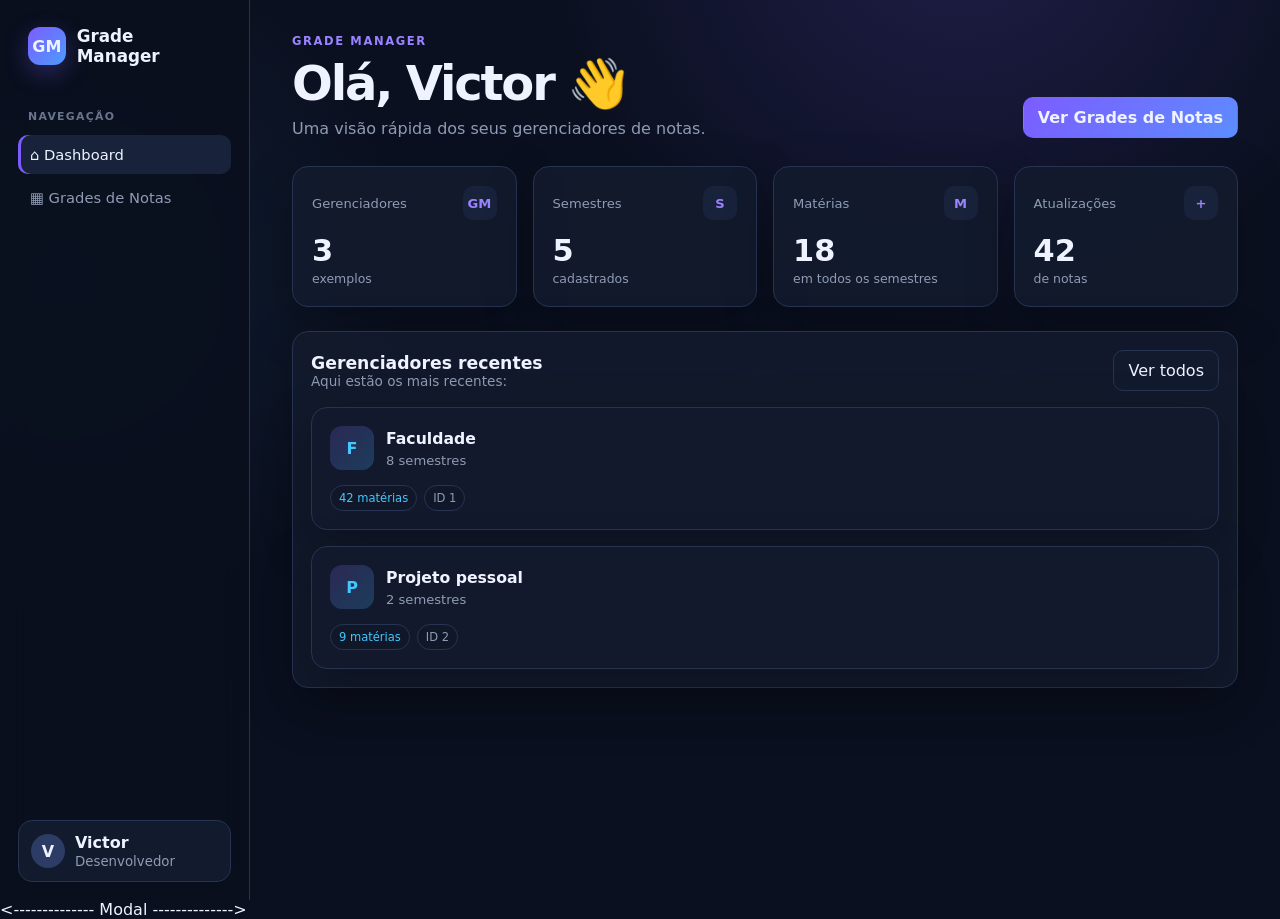
<file: src/main/resources/static/index.html>
<!doctype html>
<html lang="pt-BR">
<head>
    <meta charset="utf-8">
    <meta name="viewport" content="width=device-width,initial-scale=1">
    <title>Grade Manager · Dashboard</title>
    <link rel="stylesheet" href="css/style.css">
</head>
<body>
<div class="app">
    <aside class="sidebar">
        <div class="brand">
            <div class="brand-mark">GM</div>
            <strong>Grade Manager</strong></div>
        <nav class="nav">
            <div class="nav-title">Navegação</div>
            <a class="active" href="index.html">⌂ Dashboard</a>
            <a href="managers.html">▦ Grades de Notas</a>
        </nav>
        <div class="userbox">
            <div class="avatar">V</div>
            <div><strong>Victor</strong><small>Desenvolvedor</small></div>
        </div>
    </aside>
    <main class="main">
        <header class="top">
            <div>
                <div class="eyebrow">Grade Manager</div>
                <h1>Olá, Victor 👋</h1>
                <p class="subtitle">Uma visão rápida dos seus gerenciadores de notas.</p></div>
            <div class="actions">
                <a class="btn primary" href="managers.html">
                    Ver Grades de Notas</a>
            </div>
        </header>
        <section class="grid grid-4">
            <div class="card stat">
                <div class="stat-top">Gerenciadores
                    <div class="stat-icon">GM</div>
                </div>
                <strong>3</strong><span>exemplos</span></div>
            <div class="card stat">
                <div class="stat-top">Semestres
                    <div class="stat-icon">S</div>
                </div>
                <strong>5</strong><span>cadastrados</span></div>
            <div class="card stat">
                <div class="stat-top">Matérias
                    <div class="stat-icon">M</div>
                </div>
                <strong>18</strong><span>em todos os semestres</span></div>
            <div class="card stat">
                <div class="stat-top">Atualizações
                    <div class="stat-icon">+</div>
                </div>
                <strong>42</strong><span>de notas</span></div>
        </section>
<!--        <section class="hero section">-->
<!--            <div class="hero-row">-->
<!--                <div>-->
<!--                    <div class="eyebrow">Estrutura</div>-->
<!--                    <h2>O caminho dos dados</h2>-->
<!--                    <p class="subtitle">A interface vai consumir a hierarquia que você criou no backend.</p></div>-->
<!--            </div>-->
<!--            <div class="flow">-->
<!--                <span class="flow-item">Grade Manager</span><span class="flow-arrow">→</span>-->
<!--                <span class="flow-item">Semester</span><span class="flow-arrow">→</span>-->
<!--                <span class="flow-item">Course</span><span class="flow-arrow">→</span>-->
<!--                <span class="flow-item">Grade</span><span class="flow-arrow">→</span>-->
<!--                <span class="flow-item">Grade Update</span>-->
<!--            </div>-->
<!--        </section>-->
        <section class="section grid grid-2">
            <div class="card item-card">
                <div class="section-head">
                    <div><h2>Gerenciadores recentes</h2>
                        <p>Aqui estão os mais recentes:</p>
                    </div>
                    <a class="btn" href="managers.html">Ver todos</a></div>
                <div class="grid grid-2">
                    <div class="card item-card">
                        <div class="item-head">
                            <div class="icon">F</div>
                            <div class="item-main"><h3>Faculdade</h3>
                                <p>8 semestres</p></div>
                        </div>
                        <div class="meta"><span class="badge cyan">42 matérias</span><span class="badge">ID 1</span>
                        </div>
                    </div>
                    <div class="card item-card">
                        <div class="item-head">
                            <div class="icon">P</div>
                            <div class="item-main"><h3>Projeto pessoal</h3>
                                <p>2 semestres</p></div>
                        </div>
                        <div class="meta"><span class="badge cyan">9 matérias</span><span class="badge">ID 2</span>
                        </div>
                    </div>
                </div>
            </div>
<!--            <div class="card item-card">-->
<!--                <div class="section-head">-->
<!--                    <div><h2>Endpoints principais</h2>-->
<!--                        <p>Os endpoints reais da API atual.</p></div>-->
<!--                <div class="endpoint"><span class="method GET">GET</span>-->
<!--                    <div><code>/grade-manager</code><small>Lista os gerenciadores</small></div>-->
<!--                </div>-->
<!--                <div class="endpoint"><span class="method POST">POST</span>-->
<!--                    <div><code>/grade-manager</code><small>Cria um gerenciador</small></div>-->
<!--                </div>-->
<!--                <div class="endpoint"><span class="method GET">GET</span>-->
<!--                    <div><code>/grade-manager/{gmId}/semester</code><small>Lista os semestres de um GM</small></div>-->
<!--                </div>-->
<!--                <div class="endpoint"><span class="method POST">POST</span>-->
<!--                    <div><code>/grade-manager/semester/{semesterId}/course</code><small>Cria uma matéria</small></div>-->
<!--                </div>-->
<!--            </div>-->
        </section>
    </main>

    <-------------- Modal -------------->


</div>
</body>
</html>
</file>
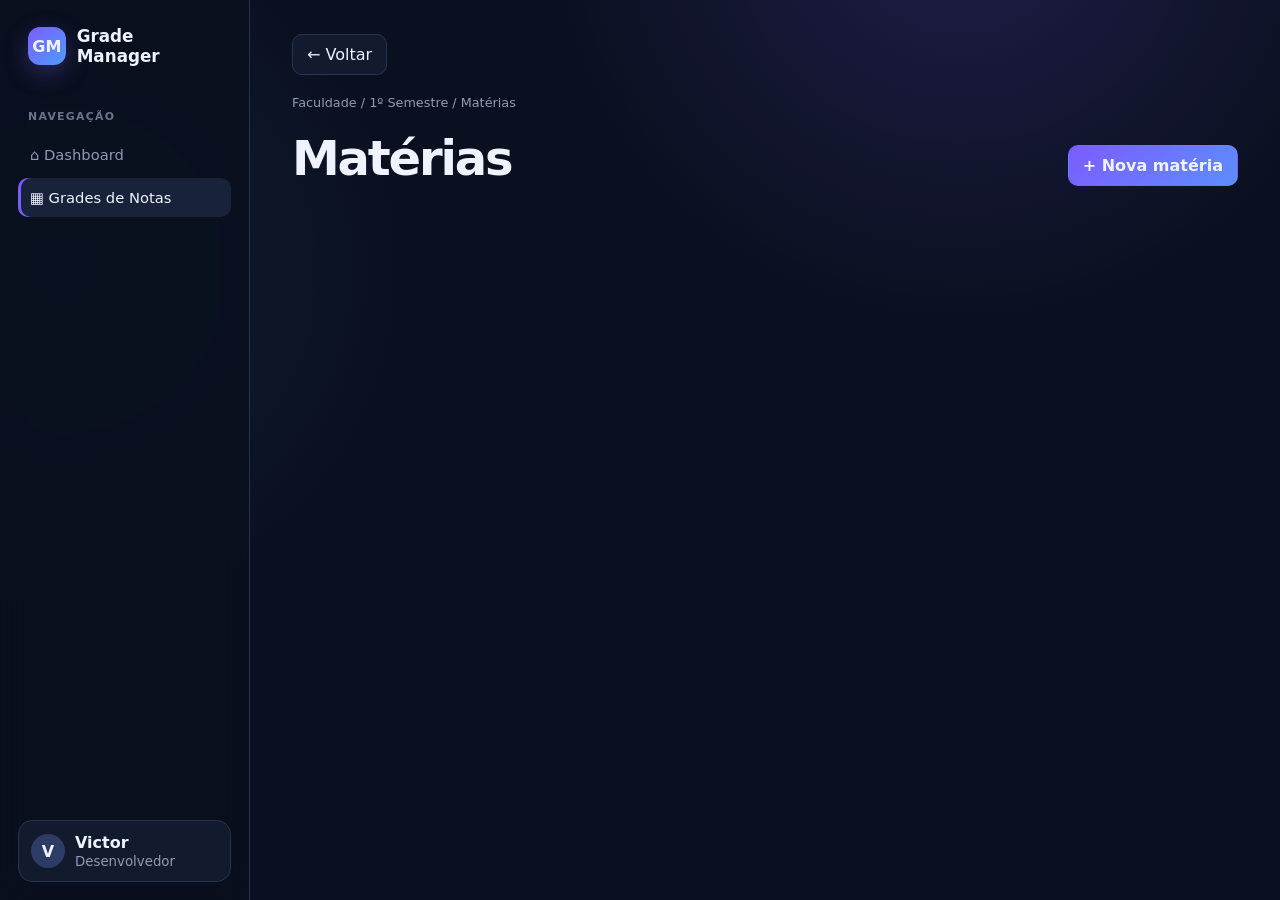
<file: src/main/resources/static/courses.html>
<!doctype html>
<html lang="pt-BR">
<head>
    <meta charset="utf-8">
    <meta name="viewport" content="width=device-width,initial-scale=1">
    <title>Matérias · 1º Semestre</title>
    <link rel="stylesheet" href="css/style.css">
</head>
<body>
<div class="app">
    <aside class="sidebar">
        <div class="brand">
            <div class="brand-mark">GM</div>
            <strong>Grade Manager</strong></div>
        <nav class="nav">
            <div class="nav-title">Navegação</div>
            <a href="index.html">⌂ Dashboard</a><a href="managers.html" class="active">▦ Grades de Notas</a>
        </nav>
        <div class="userbox">
            <div class="avatar">V</div>
            <div><strong>Victor</strong><small>Desenvolvedor</small></div>
        </div>
    </aside>
    <main class="main">
        <a class="btn" id="btn-back">← Voltar</a>
        <div class="breadcrumb"><a href="managers.html">Faculdade</a> / <a href="semesters.html">1º Semestre</a> /
            Matérias
        </div>
        <header class="top">
            <div>
                <div class="eyebrow"></div>
                <h1>Matérias</h1>
            </div>
            <button class="btn primary" id="modal-open">+ Nova matéria</button>
        </header>

        <section class="grid grid-2" id="grid-cards">

        </section>


    </main>

    <!-- ----------- Modal ----------- -->

    <div class="modal-overlay hidden" id="modal">
        <div class="modal">

            <div class="modal-header">
                <div>
                    <div class="eyebrow">Novo registro</div>
                    <h2 id="modal-title">Nova Matéria</h2>
                </div>

                <button class="modal-close" id="modal-close">×</button>
            </div>

            <form id="modal-form" data-type="" data-id="">

                <div class="form-group">
                    <label for="modal-input" id="modal-label">Nome</label>
                    <input
                            type="text"
                            id="modal-input"
                            name="name"
                            placeholder="Digite o nome"
                            required
                    >
                </div>

                <div class="form-group hidden" id="modal-value-group">
                    <label for="modal-value">Valor</label>
                    <input
                            type="number"
                            id="modal-value"
                            name="value"
                            placeholder="Digite o valor"
                            step="0.001"
                    >
                </div>

                <div class="modal-actions">
                    <button type="button" class="btn" id="modal-cancel">
                        Cancelar
                    </button>

                    <button type="submit" class="btn primary" id="modal-create">
                        Criar
                    </button>
                </div>

            </form>

        </div>
    </div>

    <!-- Modal Exclusão -->

    <div id="delete-modal" class="modal-overlay hidden">

        <div class="modal">

            <div class="modal-header">

                <div>
                    <div class="eyebrow">Confirmação</div>
                    <h2 id="delete-modal-title">Excluir item?</h2>
                </div>

                <button
                        id="delete-modal-close"
                        class="modal-close"
                        type="button"
                        aria-label="Fechar"
                >
                    &times;
                </button>

            </div>

            <p id="delete-modal-text">

            </p>

            <div class="modal-actions">

                <button
                        id="delete-modal-cancel"
                        class="btn"
                        type="button"
                >
                    Cancelar
                </button>

                <button
                        id="delete-modal-confirm"
                        class="btn danger"
                        type="button"
                >
                    Excluir
                </button>

            </div>

        </div>

    </div>
</div>

<script src="js/courses.js"></script>
</body>
</html>
</file>
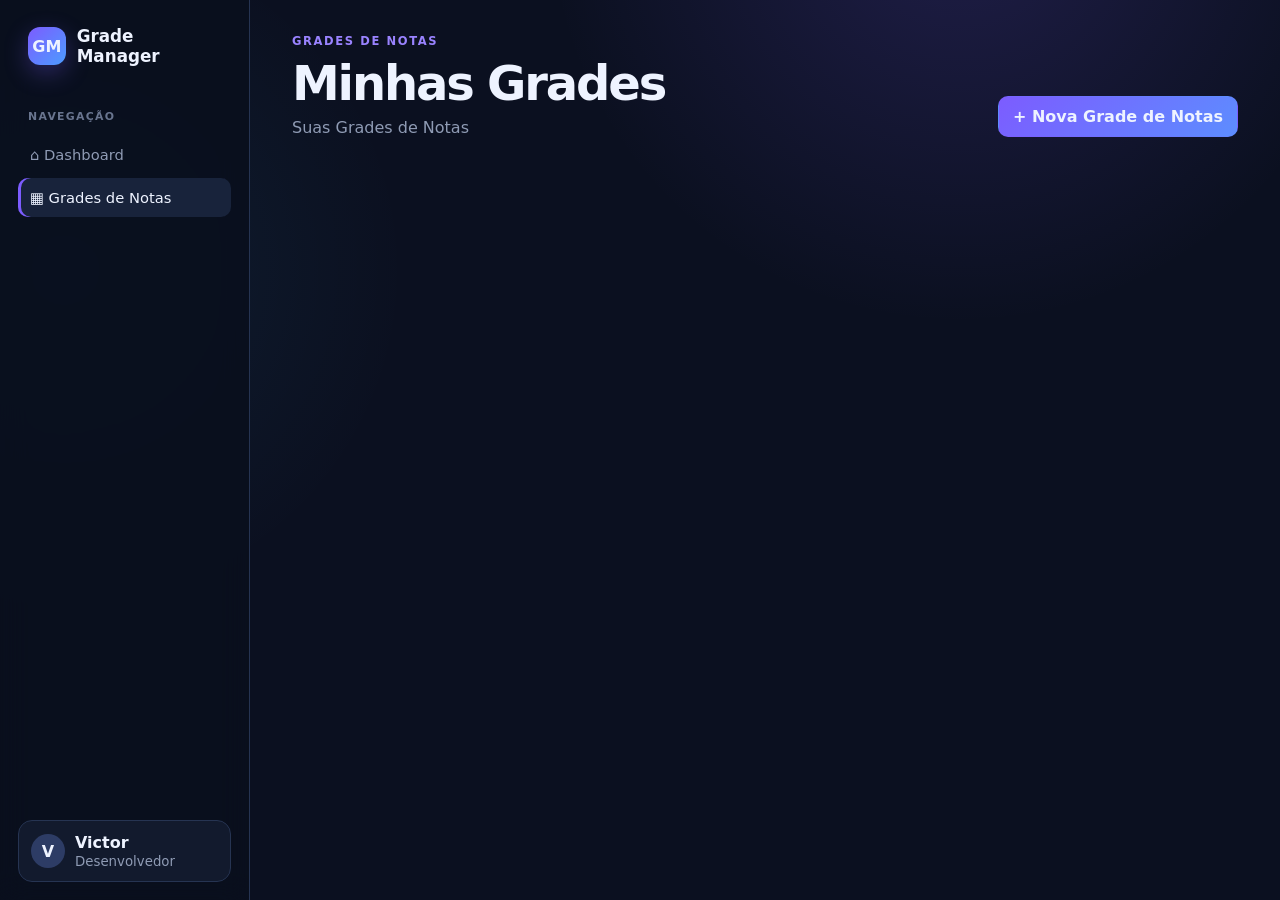
<file: src/main/resources/static/managers.html>
<!doctype html>
<html lang="pt-BR">
<head>
    <meta charset="utf-8">
    <meta name="viewport" content="width=device-width,initial-scale=1">
    <title>Grade Managers</title>
    <link rel="stylesheet" href="css/style.css">
</head>
<body>
<div class="app">
    <aside class="sidebar">
        <div class="brand">
            <div class="brand-mark">GM</div>
            <strong>Grade Manager</strong></div>
        <nav class="nav">
            <div class="nav-title">Navegação</div>
            <a href="index.html">⌂ Dashboard</a><a class="active" href="managers.html">▦ Grades de Notas</a>
        </nav>
        <div class="userbox">
            <div class="avatar">V</div>
            <div><strong>Victor</strong><small>Desenvolvedor</small></div>
        </div>
    </aside>
    <main class="main">
        <header class="top">
            <div>
                <div class="eyebrow">Grades de Notas</div>
                <h1>Minhas Grades</h1>
                <p class="subtitle">Suas Grades de Notas</p></div>
            <button class="btn primary" id="modal-open">+ Nova Grade de Notas</button>
        </header>
        <section class="grid grid-3" id="grid-cards">

        </section>
    </main>

    <!-- ----------- Modal ----------- -->

    <div class="modal-overlay hidden" id="modal">
        <div class="modal">

            <div class="modal-header">
                <div>
                    <div class="eyebrow">Novo registro</div>
                    <h2 id="modal-title">Nova Grade</h2>
                </div>

                <button class="modal-close" id="modal-close">×</button>
            </div>

            <form id="modal-form">

                <div class="form-group">
                    <label for="modal-input" id="modal-label">Nome</label>
                    <input
                            type="text"
                            id="modal-input"
                            name="name"
                            placeholder="Digite o name"
                            required
                    >
                </div>

                <div class="modal-actions">
                    <button type="button" class="btn" id="modal-cancel">
                        Cancelar
                    </button>

                    <button type="submit" class="btn primary" id="btn-create">
                        Criar
                    </button>
                </div>

            </form>

        </div>
    </div>

</div>

<!-- Modal Exclusão -->

<div id="delete-modal" class="modal-overlay hidden">

    <div class="modal">

        <div class="modal-header">

            <div>
                <div class="eyebrow">Confirmação</div>
                <h2 id="delete-modal-title">Excluir item?</h2>
            </div>

            <button
                    id="delete-modal-close"
                    class="modal-close"
                    type="button"
                    aria-label="Fechar"
            >
                &times;
            </button>

        </div>

        <p id="delete-modal-text">

        </p>

        <div class="modal-actions">

            <button
                    id="delete-modal-cancel"
                    class="btn"
                    type="button"
            >
                Cancelar
            </button>

            <button
                    id="delete-modal-confirm"
                    class="btn danger"
                    type="button"
            >
                Excluir
            </button>

        </div>

    </div>

</div>

<script src="js/managers.js"></script>
</body>
</html>
</file>
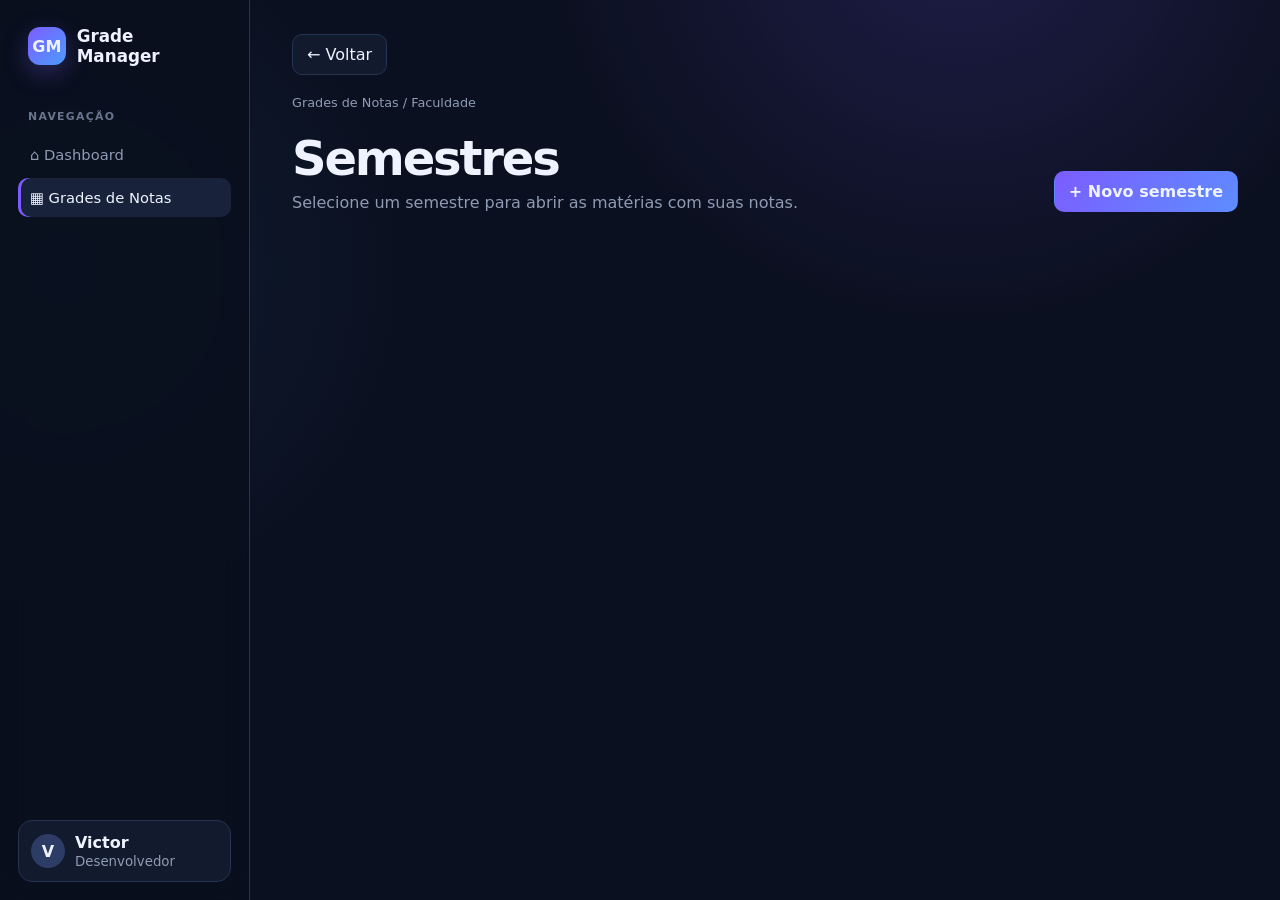
<file: src/main/resources/static/semesters.html>
<!doctype html>
<html lang="pt-BR">
<head>
    <meta charset="utf-8">
    <meta name="viewport" content="width=device-width,initial-scale=1">
    <title>Semestres</title>
    <link rel="stylesheet" href="css/style.css">
</head>
<body>
<div class="app">
    <aside class="sidebar">
        <div class="brand">
            <div class="brand-mark">GM</div>
            <strong>Grade Manager</strong></div>
        <nav class="nav">
            <div class="nav-title">Navegação</div>
            <a href="index.html">⌂ Dashboard</a><a href="managers.html" class="active">▦ Grades de Notas</a></nav>
        <div class="userbox">
            <div class="avatar">V</div>
            <div><strong>Victor</strong><small>Desenvolvedor</small></div>
        </div>
    </aside>
    <main class="main">
        <a href="managers.html" class="btn" id="btn-back">← Voltar</a>
        <div class="breadcrumb">
            <a href="managers.html">Grades de Notas</a> / Faculdade
        </div>
        <header class="top">
            <div>
                <div class="eyebrow">Grade Manager #1</div>
                <h1>Semestres</h1>
                <p class="subtitle">Selecione um semestre para abrir as matérias com suas notas.</p>
            </div>
            <button class="btn primary" id="modal-open">+ Novo semestre</button>
        </header>
        <section class="grid grid-3" id="grid-cards-semester">

        </section>
    </main>

    <!-- ----------- Modal ----------- -->

    <div class="modal-overlay hidden" id="modal">
        <div class="modal">

            <div class="modal-header">
                <div>
                    <div class="eyebrow">Novo registro</div>
                    <h2 id="modal-title">Novo Semestre</h2>
                </div>

                <button class="modal-close" id="modal-close">×</button>
            </div>

            <form id="modal-form">

                <div class="form-group">
                    <label for="modal-input" id="modal-label">Nome</label>
                    <input
                            type="text"
                            id="modal-input"
                            name="name"
                            placeholder="Digite o name"
                            required
                    >
                </div>

                <div class="modal-actions">
                    <button type="button" class="btn" id="modal-cancel">
                        Cancelar
                    </button>

                    <button type="submit" class="btn primary" id="modal-create">
                        Criar
                    </button>
                </div>

            </form>

        </div>
    </div>
</div>

<!-- Modal Exclusão -->

<div id="delete-modal" class="modal-overlay hidden">

    <div class="modal">

        <div class="modal-header">

            <div>
                <div class="eyebrow">Confirmação</div>
                <h2 id="delete-modal-title">Excluir item?</h2>
            </div>

            <button
                    id="delete-modal-close"
                    class="modal-close"
                    type="button"
                    aria-label="Fechar"
            >
                &times;
            </button>

        </div>

        <p id="delete-modal-text">

        </p>

        <div class="modal-actions">

            <button
                    id="delete-modal-cancel"
                    class="btn"
                    type="button"
            >
                Cancelar
            </button>

            <button
                    id="delete-modal-confirm"
                    class="btn danger"
                    type="button"
            >
                Excluir
            </button>

        </div>

    </div>

</div>

<script src="js/semesters.js"></script>
</body>
</html>
</file>
<file: src/main/resources/static/css/style.css>
:root {
    --bg: #0b1020;
    --panel: #121a2d;
    --panel-2: #18233b;
    --panel-3: #0f1729;
    --line: #263452;
    --text: #eef3ff;
    --muted: #8f9bb4;
    --primary: #7c5cff;
    --primary-2: #9a83ff;
    --cyan: #42c7ff;
    --green: #45d6a3;
    --yellow: #ffca62;
    --red: #ff6f91;
    --shadow: 0 18px 50px rgba(0, 0, 0, .25);
}

* {
    box-sizing: border-box;
    margin: 0;
    padding: 0
}

html {
    scroll-behavior: smooth
}

body {
    min-height: 100vh;
    background: radial-gradient(circle at 75% -10%, rgba(124, 92, 255, .18), transparent 30%),
    radial-gradient(circle at 5% 30%, rgba(66, 199, 255, .08), transparent 25%),
    var(--bg);
    color: var(--text);
    font-family: Inter, ui-sans-serif, system-ui, -apple-system, "Segoe UI", sans-serif;
}

a {
    text-decoration: none;
    color: inherit
}

button {
    font: inherit
}

.app {
    display: grid;
    grid-template-columns:250px 1fr;
    min-height: 100vh
}

.sidebar {
    position: sticky;
    top: 0;
    height: 100vh;
    padding: 26px 18px;
    border-right: 1px solid var(--line);
    background: rgba(10, 15, 29, .88);
    backdrop-filter: blur(14px);
}

.brand {
    display: flex;
    align-items: center;
    gap: 11px;
    padding: 0 10px 28px
}

.brand-mark {
    width: 38px;
    height: 38px;
    border-radius: 12px;
    display: grid;
    place-items: center;
    background: linear-gradient(135deg, var(--primary), #4c9cff);
    box-shadow: 0 8px 24px rgba(124, 92, 255, .3);
    font-weight: 900;
}

.brand strong {
    font-size: 1.05rem
}

.nav-title {
    color: #69758f;
    text-transform: uppercase;
    letter-spacing: .12em;
    font-size: .68rem;
    font-weight: 800;
    padding: 16px 10px 8px;
}

.nav a {
    display: flex;
    align-items: center;
    gap: 11px;
    padding: 11px 12px;
    margin: 4px 0;
    border-radius: 10px;
    color: var(--muted);
    font-size: .92rem;
    transition: .18s ease;
}

.nav a:hover, .nav a.active {
    color: var(--text);
    background: var(--panel-2)
}

.nav a.active {
    box-shadow: inset 3px 0 var(--primary)
}

.userbox {
    position: absolute;
    bottom: 18px;
    left: 18px;
    right: 18px;
    border: 1px solid var(--line);
    background: var(--panel);
    border-radius: 14px;
    padding: 12px;
    display: flex;
    gap: 10px;
    align-items: center;
}

.avatar {
    width: 34px;
    height: 34px;
    border-radius: 50%;
    background: #2d3c65;
    display: grid;
    place-items: center;
    font-weight: 800
}

.userbox small {
    display: block;
    color: var(--muted);
    margin-top: 2px
}

.main {
    width: 100%;
    max-width: 1500px;
    padding: 34px 42px 60px
}

.top {
    display: flex;
    justify-content: space-between;
    align-items: flex-end;
    gap: 20px;
    margin-bottom: 28px
}

.eyebrow {
    color: var(--primary-2);
    font-size: .72rem;
    font-weight: 900;
    letter-spacing: .14em;
    text-transform: uppercase;
    margin-bottom: 7px
}

h1 {
    font-size: clamp(2rem, 4vw, 3rem);
    letter-spacing: -.045em
}

h2 {
    font-size: 1.08rem
}

h3 {
    font-size: .98rem;
  cursor: default;
}

.subtitle {
    color: var(--muted);
    margin-top: 7px
}

.actions {
    display: flex;
    gap: 10px;
    flex-wrap: wrap
}

.btn {
    border: 1px solid var(--line);
    background: var(--panel);
    color: var(--text);
    padding: 10px 14px;
    border-radius: 10px;
    cursor: pointer;
    transition: 0.2s;
}

#btn-back{
    display: inline-block;
    margin-bottom: 20px;
}

.btn:hover {
    background: var(--panel-2);
    transform: scale(1.04);
}

.btn.primary {
    border-color: transparent;
    background: linear-gradient(135deg, var(--primary), #5d8dff);
    font-weight: 800
}

.btn.danger {
    color: var(--red)
}

.grid {
    display: grid;
    gap: 16px
}

.grid-4 {
    grid-template-columns:repeat(4, minmax(0, 1fr))
}

.grid-3 {
    grid-template-columns:repeat(3, minmax(0, 1fr))
}

.grid-2 {
    grid-template-columns:repeat(1, minmax(0, 1fr))
}

.card {
    border: 1px solid var(--line);
    background: rgba(18, 26, 45, .9);
    border-radius: 16px;
    box-shadow: var(--shadow);
}

.stat {
    padding: 19px
}

.stat-top {
    display: flex;
    justify-content: space-between;
    align-items: center;
    color: var(--muted);
    font-size: .82rem
}

.stat-icon {
    width: 34px;
    height: 34px;
    border-radius: 10px;
    display: grid;
    place-items: center;
    background: var(--panel-2);
    color: var(--primary-2);
    font-weight: 900
}

.stat strong {
    display: block;
    font-size: 1.9rem;
    margin-top: 13px
}

.stat span {
    color: var(--muted);
    font-size: .78rem
}

.section {
    margin-top: 24px
}

.section-head {
    display: flex;
    justify-content: space-between;
    align-items: center;
    gap: 15px;
    margin-bottom: 16px
}

.section-head p {
    color: var(--muted);
    font-size: .85rem
}

.hero {
    padding: 24px;
    border-radius: 18px;
    border: 1px solid var(--line);
    background: linear-gradient(135deg, rgba(124, 92, 255, .14), rgba(66, 199, 255, .06));
    margin-bottom: 18px
}

.hero-row {
    display: flex;
    justify-content: space-between;
    align-items: center;
    gap: 20px
}

.flow {
    display: flex;
    align-items: center;
    gap: 10px;
    flex-wrap: wrap;
    margin-top: 22px
}

.flow-item {
    padding: 10px 13px;
    border: 1px solid var(--line);
    background: var(--panel-3);
    border-radius: 11px;
    color: #cbd5eb;
    font-size: .82rem
}

.flow-arrow {
    color: #5f6d88
}

.item-card {
    padding: 18px;
    transition: .18s ease
}

.item-card:hover {
    transform: translateY(-2px);
    border-color: #3c4f78
}

.item-head {
    display: flex;
    justify-content: space-between;
    gap: 12px;
    align-items: center;
    width: 100%;
}

.icon {
    width: 44px;
    height: 44px;
    border-radius: 12px;
    display: grid;
    place-items: center;
    background: linear-gradient(135deg, #2b2854, #1c3d5c);
    color: var(--cyan);
    font-weight: 900
}

.item-main {
    flex: 1
}

.item-main p {
    color: var(--muted);
    font-size: .82rem;
    margin-top: 5px
}

.meta {
    display: flex;
    gap: 7px;
    flex-wrap: wrap;
    margin-top: 15px;
    width: 100%;
}

.badge {
    display: inline-flex;
    align-items: center;
    gap: 5px;
    padding: 5px 8px;
    border-radius: 999px;
    background: var(--panel-3);
    border: 1px solid var(--line);
    color: var(--muted);
    font-size: .72rem
}

.badge.green {
    color: var(--green)
}

.badge.yellow {
    color: var(--yellow)
}

.badge.cyan {
    color: var(--cyan)
}

.card-footer {
    display: flex;
    justify-content: flex-end;
    gap: 8px;
    margin-top: 16px;
    width: 100%;
}

.table-wrap {
    overflow: auto
}

table {
    width: 100%;
    border-collapse: collapse
}

th, td {
    padding: 13px 14px;
    border-bottom: 1px solid var(--line);
    text-align: left;
    font-size: .83rem
}

th {
    color: #71809c;
    font-size: .7rem;
    text-transform: uppercase;
    letter-spacing: .09em
}

td {
    color: #d7def0
}

tr:last-child td {
    border-bottom: 0
}

.endpoint {
    display: grid;
    grid-template-columns:82px 1fr auto;
    gap: 13px;
    align-items: center;
    padding: 13px 0;
    border-bottom: 1px solid var(--line)
}

.endpoint:last-child {
    border-bottom: 0
}

.method {
    display: inline-grid;
    place-items: center;
    border-radius: 7px;
    padding: 5px 7px;
    font-size: .67rem;
    font-weight: 900;
    letter-spacing: .05em
}

.GET {
    color: #5ee7ff;
    background: rgba(66, 199, 255, .12)
}

.POST {
    color: #67e5b4;
    background: rgba(69, 214, 163, .12)
}

.PUT {
    color: #ffd36b;
    background: rgba(255, 202, 98, .12)
}

.DELETE {
    color: #ff8aa7;
    background: rgba(255, 111, 145, .12)
}

.endpoint code {
    font-family: ui-monospace, SFMono-Regular, Consolas, monospace;
    color: #dbe4ff;
    font-size: .8rem
}

.endpoint small {
    display: block;
    color: var(--muted);
    margin-top: 4px
}

.api-layout {
    display: grid;
    grid-template-columns:1.35fr .9fr;
    gap: 16px
}

.code {
    background: #080d18;
    border: 1px solid var(--line);
    border-radius: 12px;
    padding: 16px;
    overflow: auto;
    color: #c9d6f0;
    font: 12px/1.65 ui-monospace, SFMono-Regular, Consolas, monospace;
}

.grade-grid {
    display: grid;
    grid-template-columns:repeat(3, 1fr);
    gap: 12px;
    margin-top: 18px
}

.grade {
    padding: 15px;
    border: 1px solid var(--line);
    background: var(--panel-3);
    border-radius: 13px
}

.grade small {
    color: var(--muted)
}

.grade strong {
    display: block;
    font-size: 1.8rem;
    margin-top: 6px
}

.update {
    display: flex;
    align-items: center;
    gap: 12px;
    padding: 12px 0;
    border-bottom: 1px solid var(--line)
}

.update:last-child {
    border-bottom: 0
}

.update-main {
    flex: 1;
}

.update-main small {
    display: block;
    color: var(--muted);
    margin-top: 3px
}

.update-value {
    color: var(--green);
    font-weight: 900
}

.empty {
    padding: 35px;
    text-align: center;
    border: 1px dashed var(--line);
    border-radius: 14px;
    color: var(--muted)
}

.breadcrumb {
    color: var(--muted);
    font-size: .8rem;
    margin-bottom: 13px
}

.breadcrumb a:hover {
    color: var(--text)
}

@media (max-width: 1100px) {
    .grid-4 {
        grid-template-columns:repeat(2, 1fr)
    }

    .grid-3 {
        grid-template-columns:repeat(2, 1fr)
    }

    .api-layout {
        grid-template-columns:1fr
    }
}

@media (max-width: 760px) {
    .app {
        display: block
    }

    .sidebar {
        position: relative;
        height: auto;
        border-right: 0;
        border-bottom: 1px solid var(--line)
    }

    .nav {
        display: flex;
        overflow: auto;
        gap: 5px
    }

    .nav-title, .userbox {
        display: none
    }

    .nav a {
        white-space: nowrap
    }

    .main {
        padding: 24px 18px 45px
    }

    .top, .hero-row {
        align-items: flex-start;
        flex-direction: column
    }

    .grid-4, .grid-3, .grid-2 {
        grid-template-columns:1fr
    }

    .endpoint {
        grid-template-columns:62px 1fr
    }

    .endpoint .btn {
        grid-column: 2
    }
}

summary{
    cursor: pointer;
}

.modal-overlay {
    position: fixed;
    inset: 0;
    display: flex;
    align-items: center;
    justify-content: center;
    padding: 20px;

    background: rgba(5, 8, 18, .72);
    backdrop-filter: blur(6px);

    z-index: 1000;
}

.modal {
    width: 100%;
    max-width: 480px;

    border: 1px solid var(--line);
    border-radius: 16px;
    background: var(--panel);
    box-shadow: var(--shadow);

    padding: 24px;
}

.modal-header {
    display: flex;
    align-items: flex-start;
    justify-content: space-between;
    gap: 20px;

    margin-bottom: 24px;
}

.modal-header .eyebrow {
    margin-bottom: 5px;
}

.modal-close {
    border: 0;
    background: transparent;
    color: var(--muted);

    font-size: 1.7rem;
    line-height: 1;

    cursor: pointer;
    transition: .18s ease;
}

.modal-close:hover {
    color: var(--text);
    transform: scale(1.1);
}

.form-group {
    display: flex;
    flex-direction: column;
    margin-top: 5px;
    gap: 8px;
}

.form-group label {
    color: var(--text);
    font-size: .85rem;
    font-weight: 700;
}

.form-group input {
    width: 100%;

    border: 1px solid var(--line);
    border-radius: 10px;

    background: var(--panel-3);
    color: var(--text);

    padding: 11px 13px;

    font: inherit;

    outline: none;
    transition: .18s ease;
}

.form-group input::placeholder {
    color: var(--muted);
}

.form-group input:focus {
    border-color: var(--primary);
    box-shadow: 0 0 0 3px rgba(124, 92, 255, .12);
}

.modal-actions {
    display: flex;
    justify-content: flex-end;
    gap: 10px;

    margin-top: 24px;
}

.hidden {
    display: none;
}
</file>
